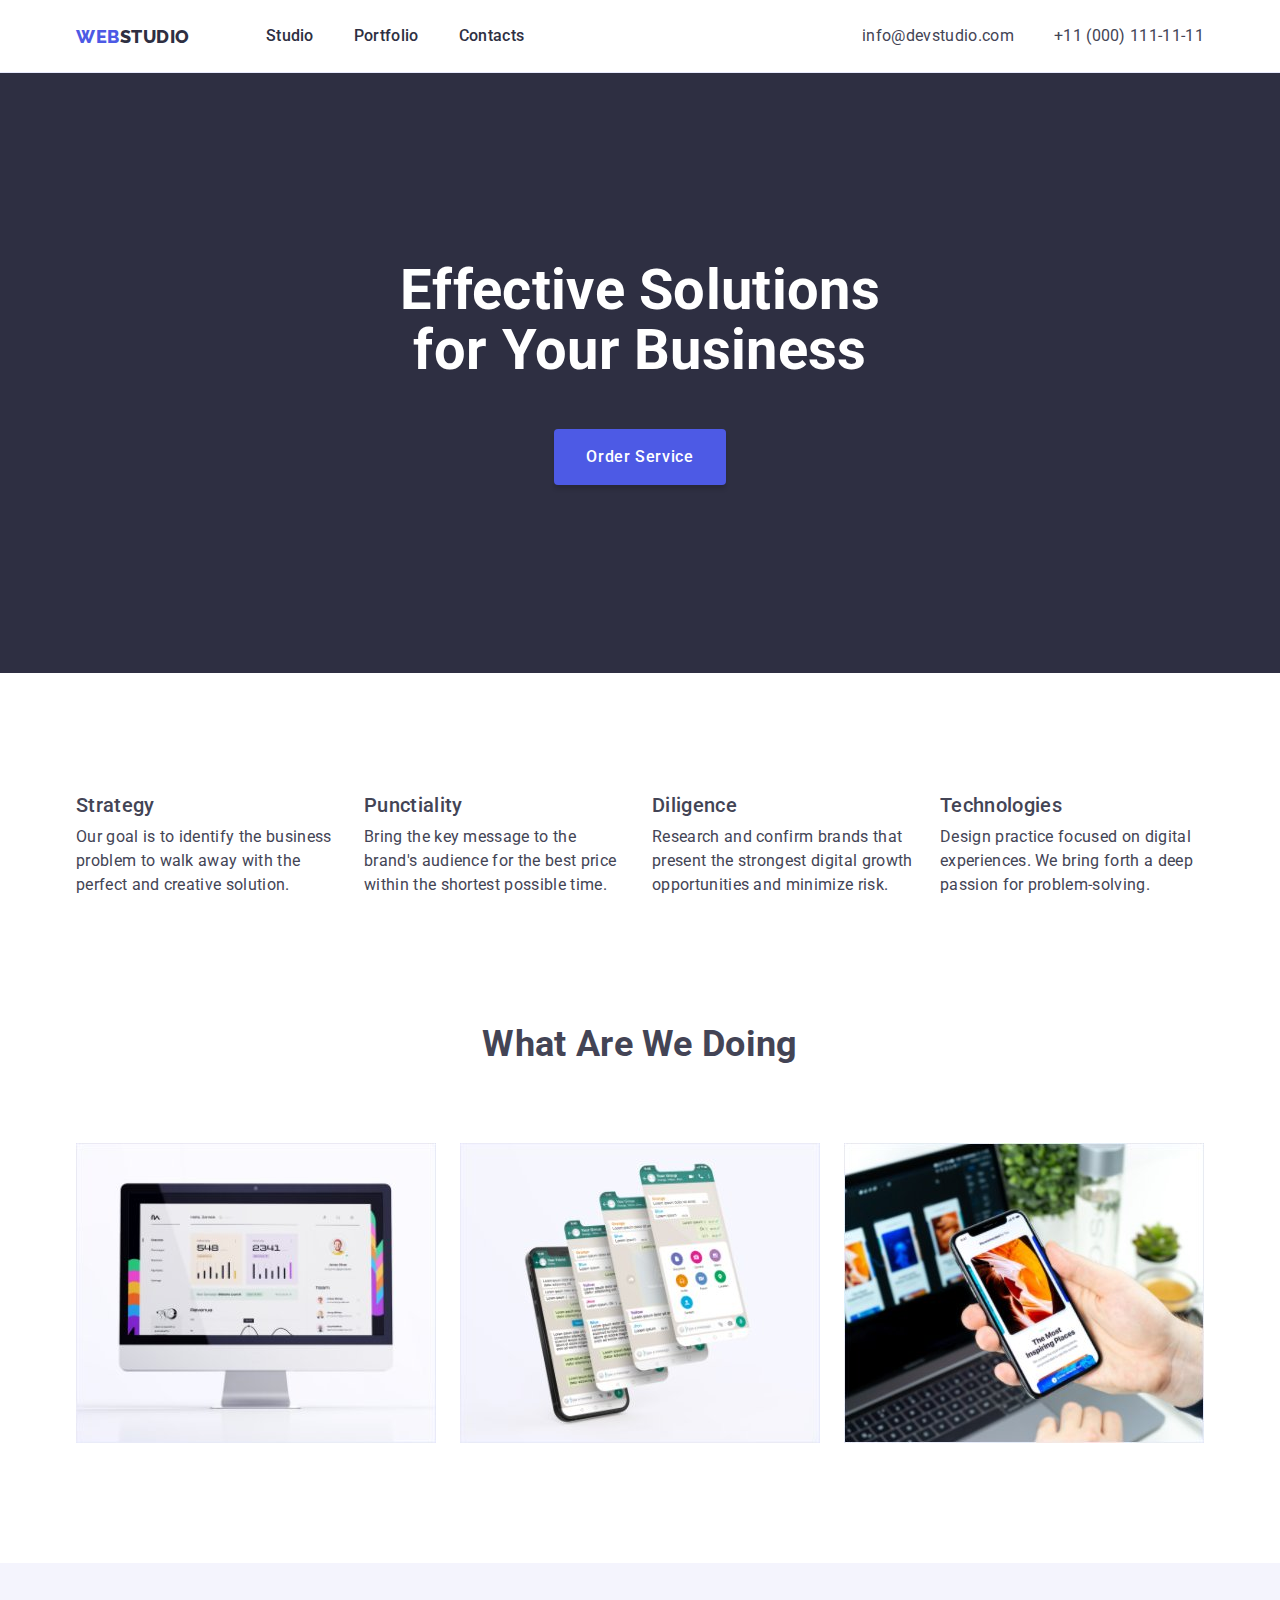
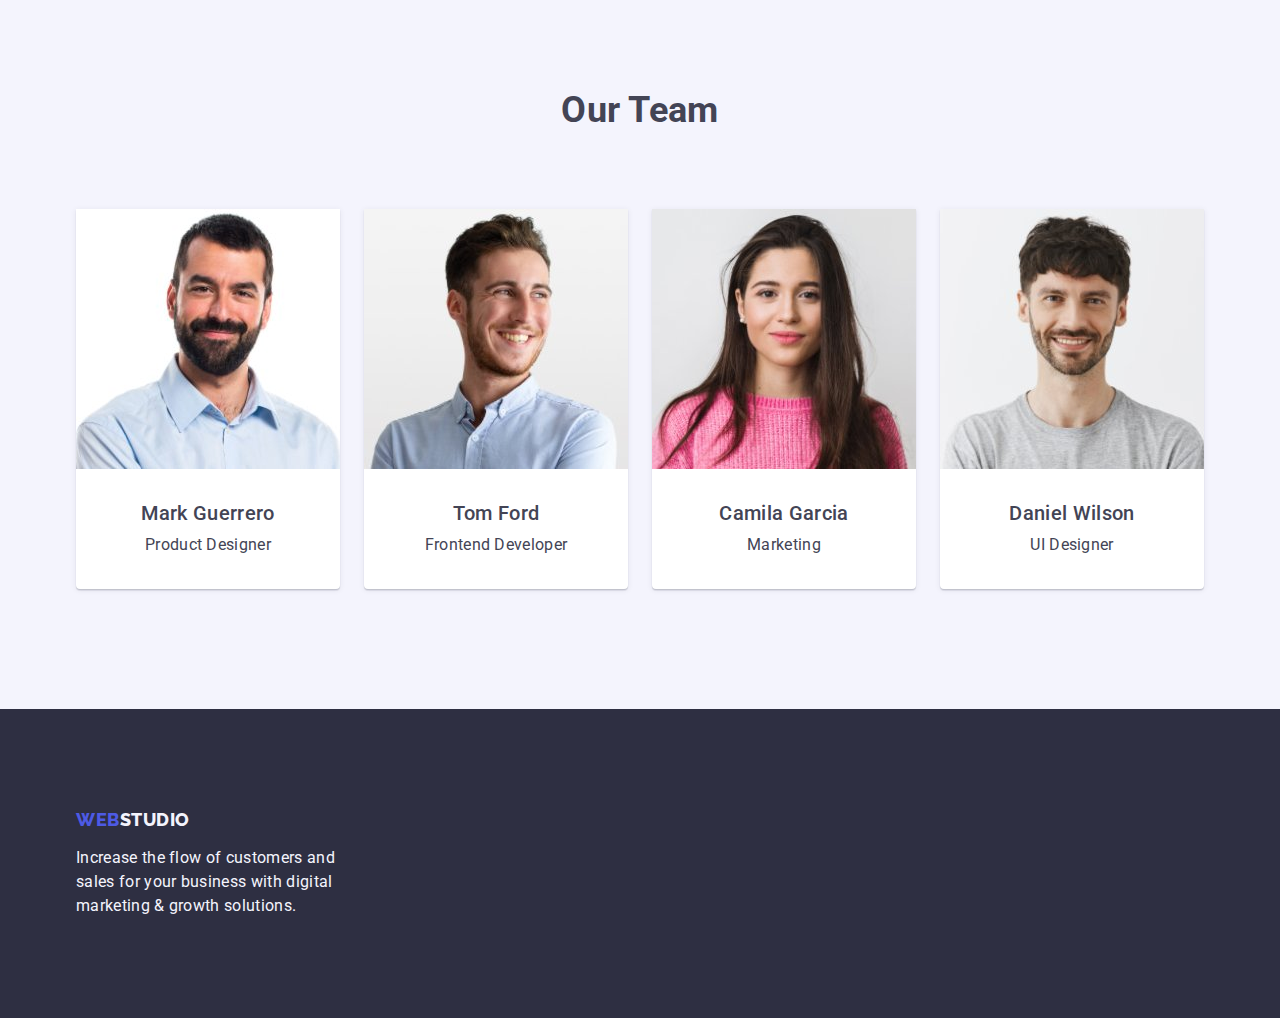
<file: index.html>
<!DOCTYPE html>
<html lang="en">
<head>
    <meta charset="UTF-8">
    <meta name="viewport" content="width=device-width, initial-scale=1.0">
    <title>WEBSTUDIO</title>
    <link rel="preconnect" href="https://fonts.gstatic.com" crossorigin>
    <link href="https://fonts.googleapis.com/css2?family=Raleway:wght@800&family=Roboto:wght@400;500;700;900&display=swap" rel="stylesheet">
    <link rel="stylesheet" href="https://cdnjs.cloudflare.com/ajax/libs/modern-normalize/2.0.0/modern-normalize.min.css">
    <link rel="stylesheet" href="./css/styles.css">
</head>
<body>
    <header>
        <div class="container header-container">
            <nav class="header-nav">
                <a class="logo header-logo" href="./index.html"><span class="header-logo-accent">WEB</span>STUDIO</a>
                <ul class="header-nav-list text-medium">
                    <li>
                        <a class="header-nav-link" href="./index.html">Studio</a>
                    </li>
                    <li>
                        <a class="header-nav-link" href="./portfolio.html">Portfolio</a>
                    </li>
                    <li>
                        <a class="header-nav-link" href="#contacts">Contacts</a>
                    </li>
                </ul>
            </nav>
            <address>
                <ul class="header-contacts-list">
                    <li>
                        <a class="header-contacts-link" href="mailto:info@devstudio.com">info@devstudio.com</a>
                    </li>
                    <li>
                        <a class="header-contacts-link" href="tel:+110001111111">+11 (000) 111-11-11</a>
                    </li>
                </ul>
            </address>
        </div>
    </header>
    <main>
        <section class="hero">
            <div class="container">
                <h1 class="hero-title header-1">Effective Solutions for Your Business</h1>
                <button class="hero-button button-text" type="button">Order Service</button>
            </div>
        </section>

        <section id="studio" class="section">
            <div class="container">
                <h2 class="visually-hidden">Our strong points</h2>
                <ul class="studio-list">
                    <li class="studio-item">
                        <h3 class="studio-item-header header-3">Strategy</h3>
                        <p>Our goal is to identify the business problem to walk away with the perfect and creative solution.</p>
                    </li>
                    <li class="studio-item">
                        <h3 class="studio-item-header header-3">Punctiality</h3>
                        <p>Bring the key message to the brand's audience for the best price within the shortest possible time.</p>
                    </li>
                    <li class="studio-item">
                        <h3 class="studio-item-header header-3">Diligence</h3>
                        <p>Research and confirm brands that present the strongest digital growth opportunities and minimize risk.</p>
                    </li>
                    <li class="studio-item">
                        <h3 class="studio-item-header header-3">Technologies</h3>
                        <p>Design practice focused on digital experiences. We bring forth a deep passion for problem-solving.</p>
                    </li>
                </ul>
            </div>
        </section>

        <section id="specialities" class="specialities">
            <div class="container">
                <h2 class="specialities-title header-2">What Are We Doing</h2>
                <ul class="specialities-list">
                    <li class="specialities-item">
                        <img src="./images/our-specialities/dashboards.jpg" alt="Dashboards" width="360" height="300">
                    </li>
                    <li class="specialities-item">
                        <img src="./images/our-specialities/application-design.jpg" alt="Application design" width="360" height="300">
                    </li>
                    <li class="specialities-item">
                        <img src="./images/our-specialities/mobile-apps.jpg" alt="Mobile apps" width="360" height="300">
                    </li>
                </ul>
            </div>
        </section>

        <section class="section our-team" id="contacts">
            <div class="container">
                <h2 class="our-team-title header-2">Our Team</h2>
                <ul class="our-team-list">
                    <li class="our-team-item">
                        <img src="./images/our-team/mark-guerrero.jpg" alt="Mark Guerrero photo" width="264" height="260">
                        <div class="our-team-item-text">
                            <h3 class="our-team-item-header header-3">Mark Guerrero</h3>
                            <p>Product Designer</p>
                        </div>
                    </li>
                    <li class="our-team-item">
                        <img src="./images/our-team/tom-ford.jpg" alt="Tom Ford photo" width="264" height="260">
                        <div class="our-team-item-text">
                            <h3 class="our-team-item-header header-3">Tom Ford</h3>
                            <p>Frontend Developer</p>
                        </div>
                    </li>
                    <li class="our-team-item">
                        <img src="./images/our-team/camila-garcia.jpg" alt="Camila Garcia photo" width="264" height="260">
                        <div class="our-team-item-text">
                            <h3 class="our-team-item-header header-3">Camila Garcia</h3>
                            <p>Marketing</p>
                        </div>
                    </li>
                    <li class="our-team-item">
                        <img src="./images/our-team/daniel-wilson.jpg" alt="Daniel Wilson photo" width="264" height="260">
                        <div class="our-team-item-text">
                            <h3 class="our-team-item-header header-3">Daniel Wilson</h3>
                            <p>UI Designer</p>
                        </div>
                    </li>
                </ul>
            </div>
        </section>
    </main>
    <footer class="footer">
        <div class="container">
            <a class="logo footer-logo" href="./index.html"><span class="footer-logo-accent">WEB</span>STUDIO</a>
            <p class="footer-text">Increase the flow of customers and sales for your business with digital marketing & growth solutions.</p>
        </div>
    </footer>
</body>
</html>
</file>
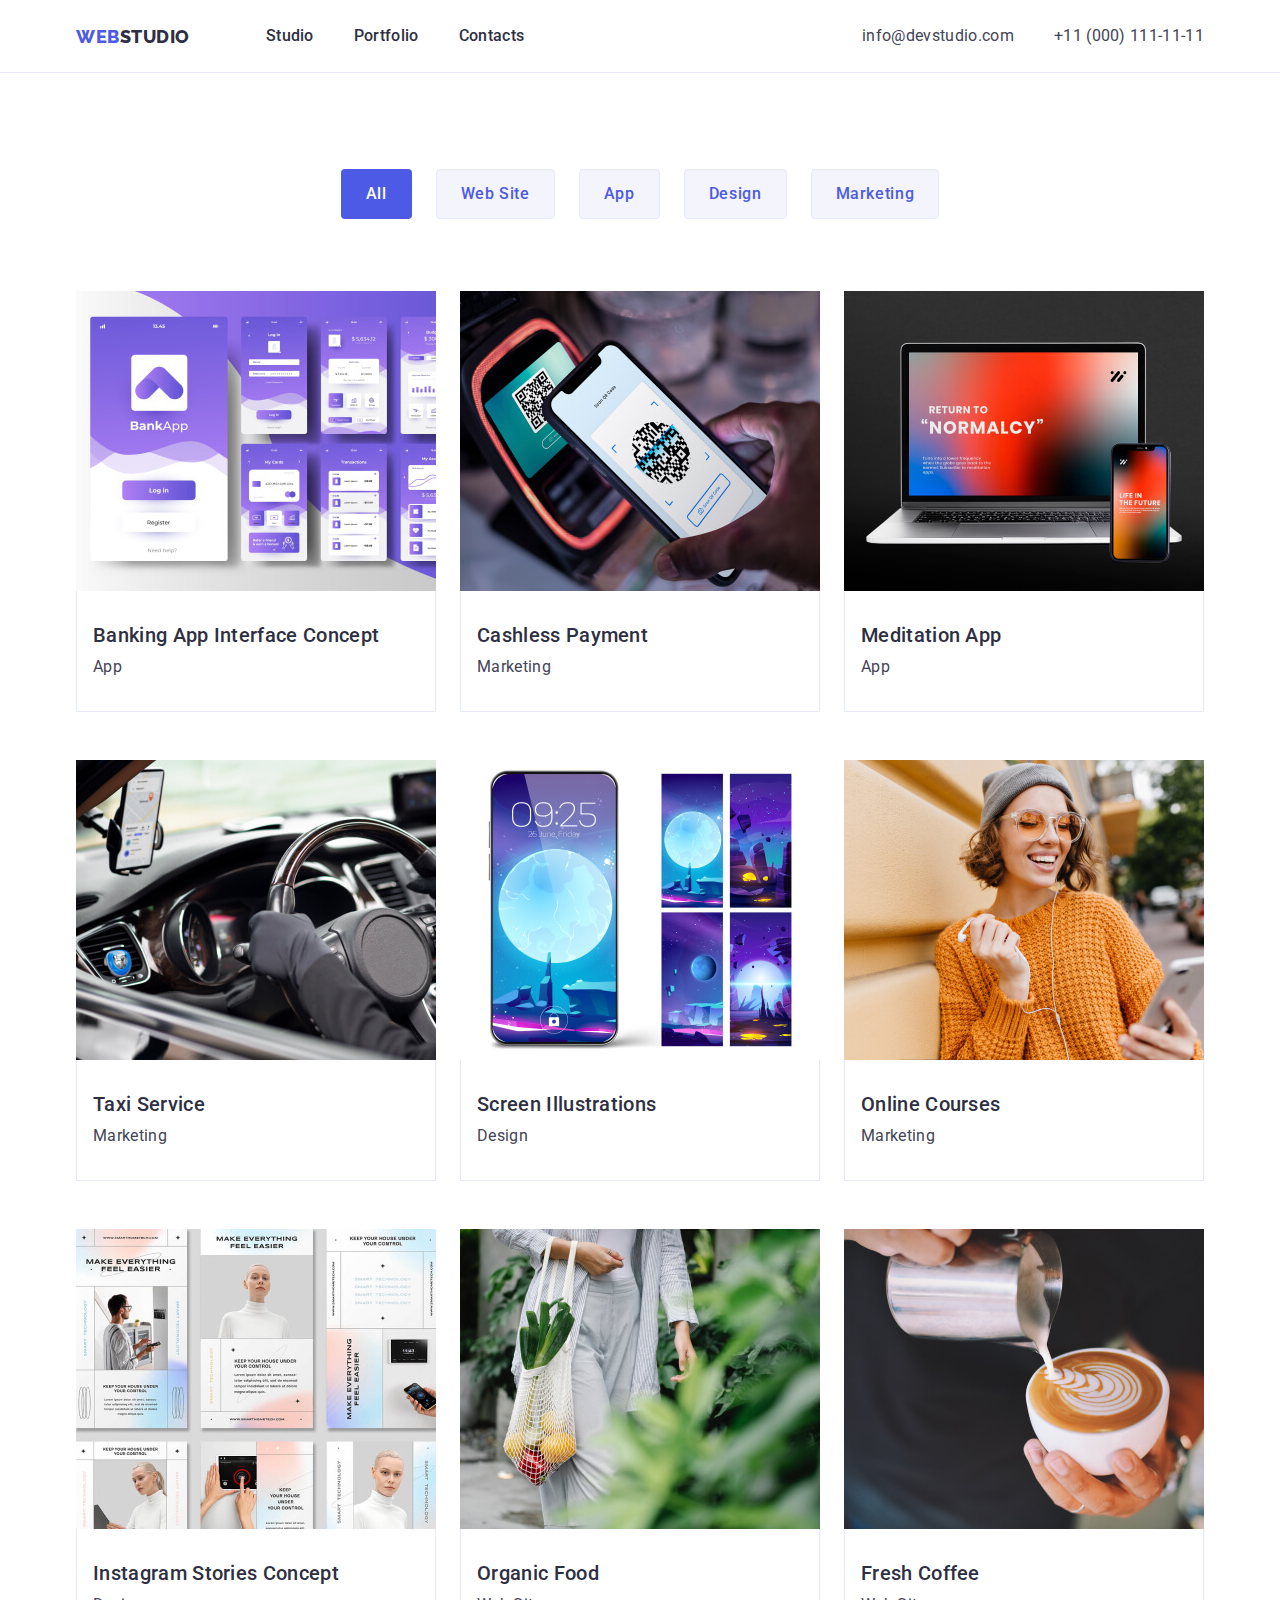
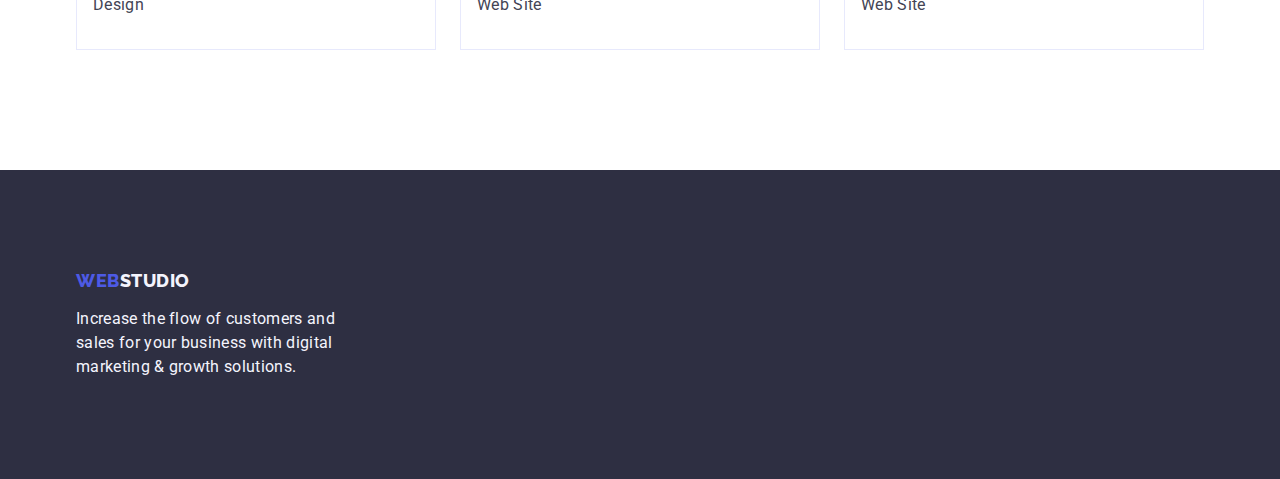
<file: portfolio.html>
<!DOCTYPE html>
<html lang="en">
<head>
    <meta charset="UTF-8">
    <meta name="viewport" content="width=device-width, initial-scale=1.0">
    <title>Portfolio</title>
    <link rel="preconnect" href="https://fonts.gstatic.com" crossorigin>
    <link href="https://fonts.googleapis.com/css2?family=Raleway:wght@800&family=Roboto:wght@400;500;700;900&display=swap" rel="stylesheet">
    <link rel="stylesheet" href="https://cdnjs.cloudflare.com/ajax/libs/modern-normalize/2.0.0/modern-normalize.min.css">
    <link rel="stylesheet" href="./css/styles.css">
</head>
<body>
    <header>
        <div class="container header-container">
            <nav class="header-nav">
                <a class="logo header-logo" href="./index.html"><span class="header-logo-accent">WEB</span>STUDIO</a>
                <ul class="header-nav-list text-medium">
                    <li>
                        <a class="header-nav-link" href="./index.html">Studio</a>
                    </li>
                    <li>
                        <a class="header-nav-link" href="./portfolio.html">Portfolio</a>
                    </li>
                    <li>
                        <a class="header-nav-link" href="#contacts">Contacts</a>
                    </li>
                </ul>
            </nav>
            <address>
                <ul class="header-contacts-list">
                    <li>
                        <a class="header-contacts-link" href="mailto:info@devstudio.com">info@devstudio.com</a>
                    </li>
                    <li>
                        <a class="header-contacts-link" href="tel:+110001111111">+11 (000) 111-11-11</a>
                    </li>
                </ul>
            </address>
        </div>
    </header>
    <main>
        <section id="portfolio" class="section portfolio">
            <div class="container">
                <h1 class="visually-hidden">Portfolio</h1>
                <ul class="filter-list">
                    <li class="filter-list-item">
                        <button class="filter-button button-text active" type="button">All</button>
                    </li>
                    <li class="filter-list-item">
                        <button class="filter-button button-text" type="button">Web Site</button>
                    </li>
                    <li class="filter-list-item">
                        <button class="filter-button button-text" type="button">App</button>
                    </li>
                    <li class="filter-list-item">
                        <button class="filter-button button-text" type="button">Design</button>
                    </li>
                    <li class="filter-list-item">
                        <button class="filter-button button-text" type="button">Marketing</button>
                    </li>
                </ul>
                <ul class="portfolio-list">
                    <li class="portfolio-item">
                        <a class="portfolio-link" href="#">
                            <img src="./images/portfolio/img-1.jpg" alt="Banking App Interface Concept" width="360" height="300">
                            <div class="portfolio-item-text">
                                <h2 class="portfolio-item-header header-3">Banking App Interface Concept</h2>
                                <p>App</p>
                            </div>
                        </a>
                    </li>
                    <li class="portfolio-item">
                        <a class="portfolio-link" href="#">
                            <img src="./images/portfolio/img-2.jpg" alt="Cashless Payment" width="360" height="300">
                            <div class="portfolio-item-text">
                                <h2 class="portfolio-item-header header-3">Cashless Payment</h2>
                                <p>Marketing</p>
                            </div>
                        </a>
                    </li>
                    <li class="portfolio-item">
                        <a class="portfolio-link" href="#">
                            <img src="./images/portfolio/img-3.jpg" alt="Meditation App" width="360" height="300">
                            <div class="portfolio-item-text">
                                <h2 class="portfolio-item-header header-3">Meditation App</h2>
                                <p>App</p>
                            </div>
                        </a>
                    </li>
                    <li class="portfolio-item">
                        <a class="portfolio-link" href="#">
                            <img src="./images/portfolio/img-4.jpg" alt="Taxi Service" width="360" height="300">
                            <div class="portfolio-item-text">
                                <h2 class="portfolio-item-header header-3">Taxi Service</h2>
                                <p>Marketing</p>
                            </div>
                        </a>
                    </li>
                    <li class="portfolio-item">
                        <a class="portfolio-link" href="#">
                            <img src="./images/portfolio/img-5.jpg" alt="Screen Illustrations" width="360" height="300">
                            <div class="portfolio-item-text">
                                <h2 class="portfolio-item-header header-3">Screen Illustrations</h2>
                                <p>Design</p>    
                            </div>
                        </a>
                    </li>
                    <li class="portfolio-item">
                        <a class="portfolio-link" href="#">
                            <img src="./images/portfolio/img-6.jpg" alt="Online Courses" width="360" height="300">
                            <div class="portfolio-item-text">
                                <h2 class="portfolio-item-header header-3">Online Courses</h2>
                                <p>Marketing</p>
                            </div>
                        </a>
                    </li>
                    <li class="portfolio-item">
                        <a class="portfolio-link" href="#">
                            <img src="./images/portfolio/img-7.jpg" alt="Instagram Stories Concept" width="360" height="300">
                            <div class="portfolio-item-text">
                                <h2 class="portfolio-item-header header-3">Instagram Stories Concept</h2>
                                <p>Design</p>
                            </div>
                        </a>
                    </li>
                    <li class="portfolio-item">
                        <a class="portfolio-link" href="#">
                            <img src="./images/portfolio/img-8.jpg" alt="Organic Food" width="360" height="300">
                            <div class="portfolio-item-text">
                                <h2 class="portfolio-item-header header-3">Organic Food</h2>
                                <p>Web Site</p>
                            </div>
                        </a>
                    </li>
                    <li class="portfolio-item">
                        <a class="portfolio-link" href="#">
                            <img src="./images/portfolio/img-9.jpg" alt="Fresh Coffee" width="360" height="300">
                            <div class="portfolio-item-text">
                                <h2 class="portfolio-item-header header-3">Fresh Coffee</h2>
                                <p>Web Site</p>
                            </div>
                        </a>
                    </li>
                </ul>
            </div>
        </section>
    </main>
    <footer class="footer">
        <div class="container">
            <a class="logo footer-logo" href="./index.html"><span class="footer-logo-accent">WEB</span>STUDIO</a>
            <p class="footer-text">Increase the flow of customers and sales for your business with digital marketing & growth solutions.</p>
        </div>
    </footer>
</body>
</html>
</file>
<file: css/styles.css>
:root {
    --accent-color: #4D5AE5;
    --accent-active-color: #404BBF;
    --primary-text-color: #434455;
    --overlay-text-color: #2E2F42;
    --primary-white-color: #FFFFFF;
    --light-background-color: #F4F4FD;
    --heavy-background-color: #E7E9FC;
}

body {
    font-family: 'Roboto', sans-serif;
    font-size: 16px;
    line-height: 1.5;
    letter-spacing: 0.02em;
    color: var(--primary-text-color);
    background-color: var(--primary-white-color);
}

ul {
    list-style: none;
}

ul,
ol {
    margin-top: 0;
    margin-bottom: 0;
    padding-left: 0;
}

a {
    text-decoration: none;
}

address {
    font-style: normal;
}

img {
    display: block;
    max-width: 100%;
    height: auto;
}

h1,
h2,
h3,
h4,
h5,
h6,
p {
    margin-top: 0;
    margin-bottom: 0;
}

.header-1 {
    font-weight: bold;
    font-size: 56px;
    line-height: 1.071;
}

.header-2 {
    font-weight: bold;
    font-size: 36px;
}

.header-3 {
    font-weight: 500;
    font-size: 20px;
    line-height: 1.2;
}

.text-small {
    font-size: 12px;
    line-height: 1.167;
    letter-spacing: 0.04em;
}

.text-medium {
    font-size: 16px;
    font-weight: 500;
    line-height: 1.5;
}

.button-text {
    font-family: inherit;
    font-weight: 500;
    font-size: 16px;
    line-height: 1.5;
    letter-spacing: 0.04em;
}

.link-text {
    font-size: 12px;
    line-height: 1.33;
    letter-spacing: 0.04em;
    text-decoration: underline;
    color: var(--accent-color);
}

.visually-hidden {
    position: absolute;
    width: 1px;
    height: 1px;
    margin: -1px;
    border: 0;
    padding: 0;
    white-space: nowrap;
    clip-path: inset(100%);
    clip: rect(0 0 0 0);
    overflow: hidden;
}

.container {
    max-width: 1158px;
    width: 100%;
    padding-left: 15px;
    padding-right: 15px;
    margin-left: auto;
    margin-right: auto;
}

/* Header and Footer */
header {
    border-bottom: 1px solid var(--heavy-background-color);
}
.header-container {
    display: flex;
    align-items: center;
    justify-content: space-between;
}
.header-nav {
    display: flex;
    align-items: center;
}
.logo {
    font-family: 'Raleway', sans-serif;
    font-weight: 800;
    font-size: 18px;
    line-height: 1.167;
    letter-spacing: 0.03em;
    text-transform: uppercase;
}

.header-logo {
    display: block;
    color: var(--overlay-text-color);
    padding: 24px 0;
    margin-right: 76px;
}

.header-logo-accent {
    color: var(--accent-color);
}

.footer-logo {
    color: var(--light-background-color);
}

.footer-logo-accent {
    color: var(--accent-color);
}

.header-nav-list {
    display: flex;
    align-items: center;
    gap: 40px;
    color: var(--overlay-text-color);
}

.header-nav-link {
    display: block;
    padding: 24px 0;
    color: inherit;
}

.header-contacts-list {
    display: flex;
    align-items: center;
    gap: 40px;
}

.header-contacts-link {
    display: block;
    padding: 24px 0;
    color: inherit;
}

.header-nav-link:hover,
.header-nav-link:focus,
.header-contacts-link:hover,
.header-contacts-link:focus {
    color: var(--accent-active-color);
}

.footer {
    padding-top: 100px;
    padding-bottom: 100px;
    background-color: var(--overlay-text-color);
}

.footer-logo {
    display: block;
    margin-bottom: 16px;
}

.footer-text {
    max-width: 264px;
    color: var(--light-background-color);
}

.section {
    padding-top: 120px;
    padding-bottom: 120px;
}

/* Studio */

.hero {
    padding-top: 188px;
    padding-bottom: 188px;
    text-align: center;
    background-color: var(--overlay-text-color);
}

.hero-title {
    margin: 0 auto 48px;
    max-width: 496px;
    color: var(--primary-white-color);
}

.hero-button {
    min-width: 169px;
    padding: 16px 32px;
    border-radius: 4px;
    border: none;
    cursor: pointer;
    background-color: var(--accent-color);
    color: var(--primary-white-color);
    box-shadow: 0px 4px 4px rgba(0, 0, 0, 0.15);
}

.hero-button:hover,
.hero-button:focus {
    background-color: var(--accent-active-color);
}

.studio-list {
    display: flex;
    align-items: center;
    gap: 24px;
}

.studio-item {
    flex-basis: calc((100% - 72px) / 4);
}

.studio-item-header {
    margin-bottom: 8px;
}

.specialities {
    padding-bottom: 120px;
}

.specialities-title {
    margin-bottom: 72px;
}

.specialities-list {
    display: flex;
    gap: 24px;
}

.specialities-item {
    flex-basis: calc((100% - 48px) / 3);
}

.specialities-title {
    text-align: center;
}

.our-team {
    background-color: var(--light-background-color);
}

.our-team-title {
    margin-bottom: 72px;
    text-align: center;
}

.our-team-list {
    display: flex;
    gap: 24px;
}

.our-team-item {
    flex-basis: calc((100% - 72px) / 4);
    text-align: center;
    background-color: var(--primary-white-color);
    box-shadow: 0px 1px 6px rgba(46, 47, 66, 0.08), 0px 1px 1px rgba(46, 47, 66, 0.16), 0px 2px 1px rgba(46, 47, 66, 0.08);
    border-radius: 0px 0px 4px 4px;
}

.our-team-item-text {
    padding-top: 32px;
    padding-bottom: 32px;
    padding-left: 16px;
    padding-right: 16px;
}

.our-team-item-header {
    margin-bottom: 8px;
}

/* Portfolio */

.portfolio {
    padding-top: 96px;
}

.filter-list {
    display: flex;
    justify-content: center;
    gap: 24px;
    margin-bottom: 72px;
}

.filter-button {
    padding: 12px 24px;
    border: 1px solid var(--heavy-background-color);
    border-radius: 4px;
    background-color: var(--light-background-color);
    color: var(--accent-color);
}

.filter-button.active {
    border: 1px solid transparent;
    background-color: var(--accent-color);
    color: var(--primary-white-color);
}

.filter-button:hover,
.filter-button:focus {
    border: 1px solid transparent;
    background-color: var(--accent-active-color);
    color: var(--primary-white-color);
    cursor: pointer;
}

.portfolio-list {
    display: flex;
    flex-wrap: wrap;
    column-gap: 24px;
    row-gap: 48px;
}

.portfolio-item {
    flex-basis: calc((100% - 48px) / 3);
}

.portfolio-item-text {
    padding-top: 32px;
    padding-bottom: 32px;
    padding-left: 16px;
    padding-right: 16px;
    border: 1px solid var(--heavy-background-color);
    border-top: none;
}

.portfolio-item-header {
    color: var(--overlay-text-color);
    margin-bottom: 8px;
}

.portfolio-link {
    color: inherit;
}

.portfolio-link:hover,
.portfolio-link:focus {
    color: var(--accent-active-color);
}

.portfolio-link:hover .portfolio-item-header,
.portfolio-link:focus .portfolio-item-header {
    color: var(--accent-active-color);
}
</file>
